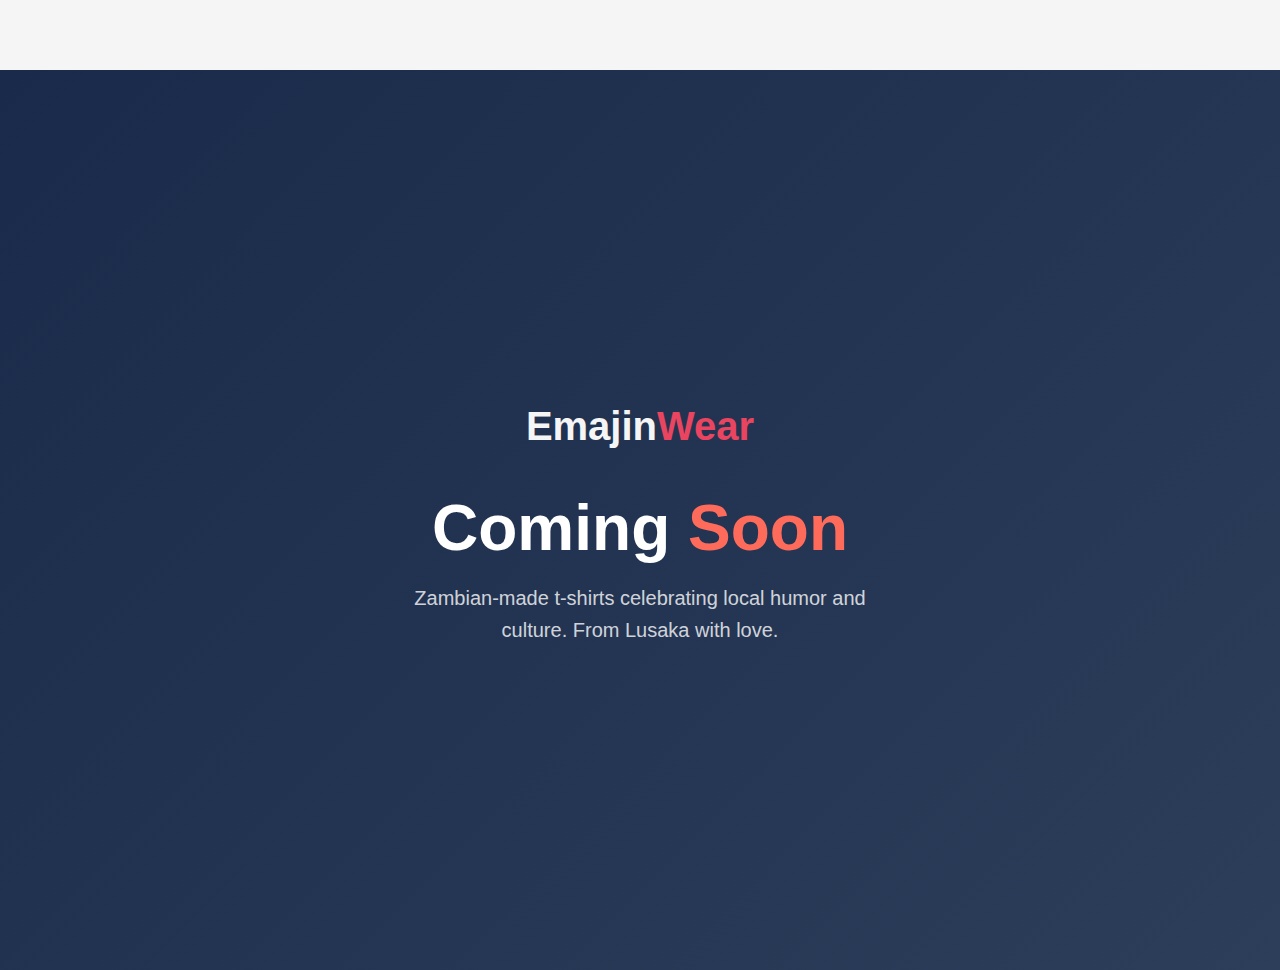
<file: index.html>
<!DOCTYPE html>
<html lang="en">
<head>
    <meta charset="UTF-8">
    <meta name="viewport" content="width=device-width, initial-scale=1.0">
    <meta name="description" content="Emajin Wear - Zambian-made t-shirts with local humor and style. Coming soon to Lusaka.">
    <meta name="keywords" content="t-shirts, Zambia, Lusaka, Zambian humor, custom tees, African fashion">

    <!-- Open Graph / Social Media -->
    <meta property="og:type" content="website">
    <meta property="og:title" content="Emajin Wear - Coming Soon">
    <meta property="og:description" content="Zambian-made t-shirts with local humor and style. Coming soon.">
    <meta property="og:url" content="https://emajinwear.com">
    <meta property="og:image" content="https://emajinwear.com/images/og-image.jpg">

    <title>Emajin Wear - Coming Soon</title>
    <link rel="stylesheet" href="css/style.css">
    <style>
        .coming-soon {
            min-height: 100vh;
            display: flex;
            flex-direction: column;
            align-items: center;
            justify-content: center;
            text-align: center;
            padding: 2rem;
            background: linear-gradient(135deg, #1a2a4a 0%, #2c3e5a 100%);
        }
        .coming-soon .logo {
            font-size: 2.5rem;
            margin-bottom: 2rem;
        }
        .coming-soon h1 {
            font-size: clamp(2rem, 8vw, 4rem);
            color: #fff;
            margin-bottom: 1rem;
            font-weight: 700;
        }
        .coming-soon .teaser {
            font-size: clamp(1rem, 3vw, 1.25rem);
            color: rgba(255, 255, 255, 0.8);
            max-width: 500px;
            line-height: 1.6;
        }
        .coming-soon .highlight {
            color: #ff6b5b;
        }
    </style>
</head>
<body>
    <main class="coming-soon">
        <a href="index.html" class="logo">Emajin<span>Wear</span></a>
        <h1>Coming <span class="highlight">Soon</span></h1>
        <p class="teaser">Zambian-made t-shirts celebrating local humor and culture. From Lusaka with love.</p>
    </main>
</body>
</html>
</file>
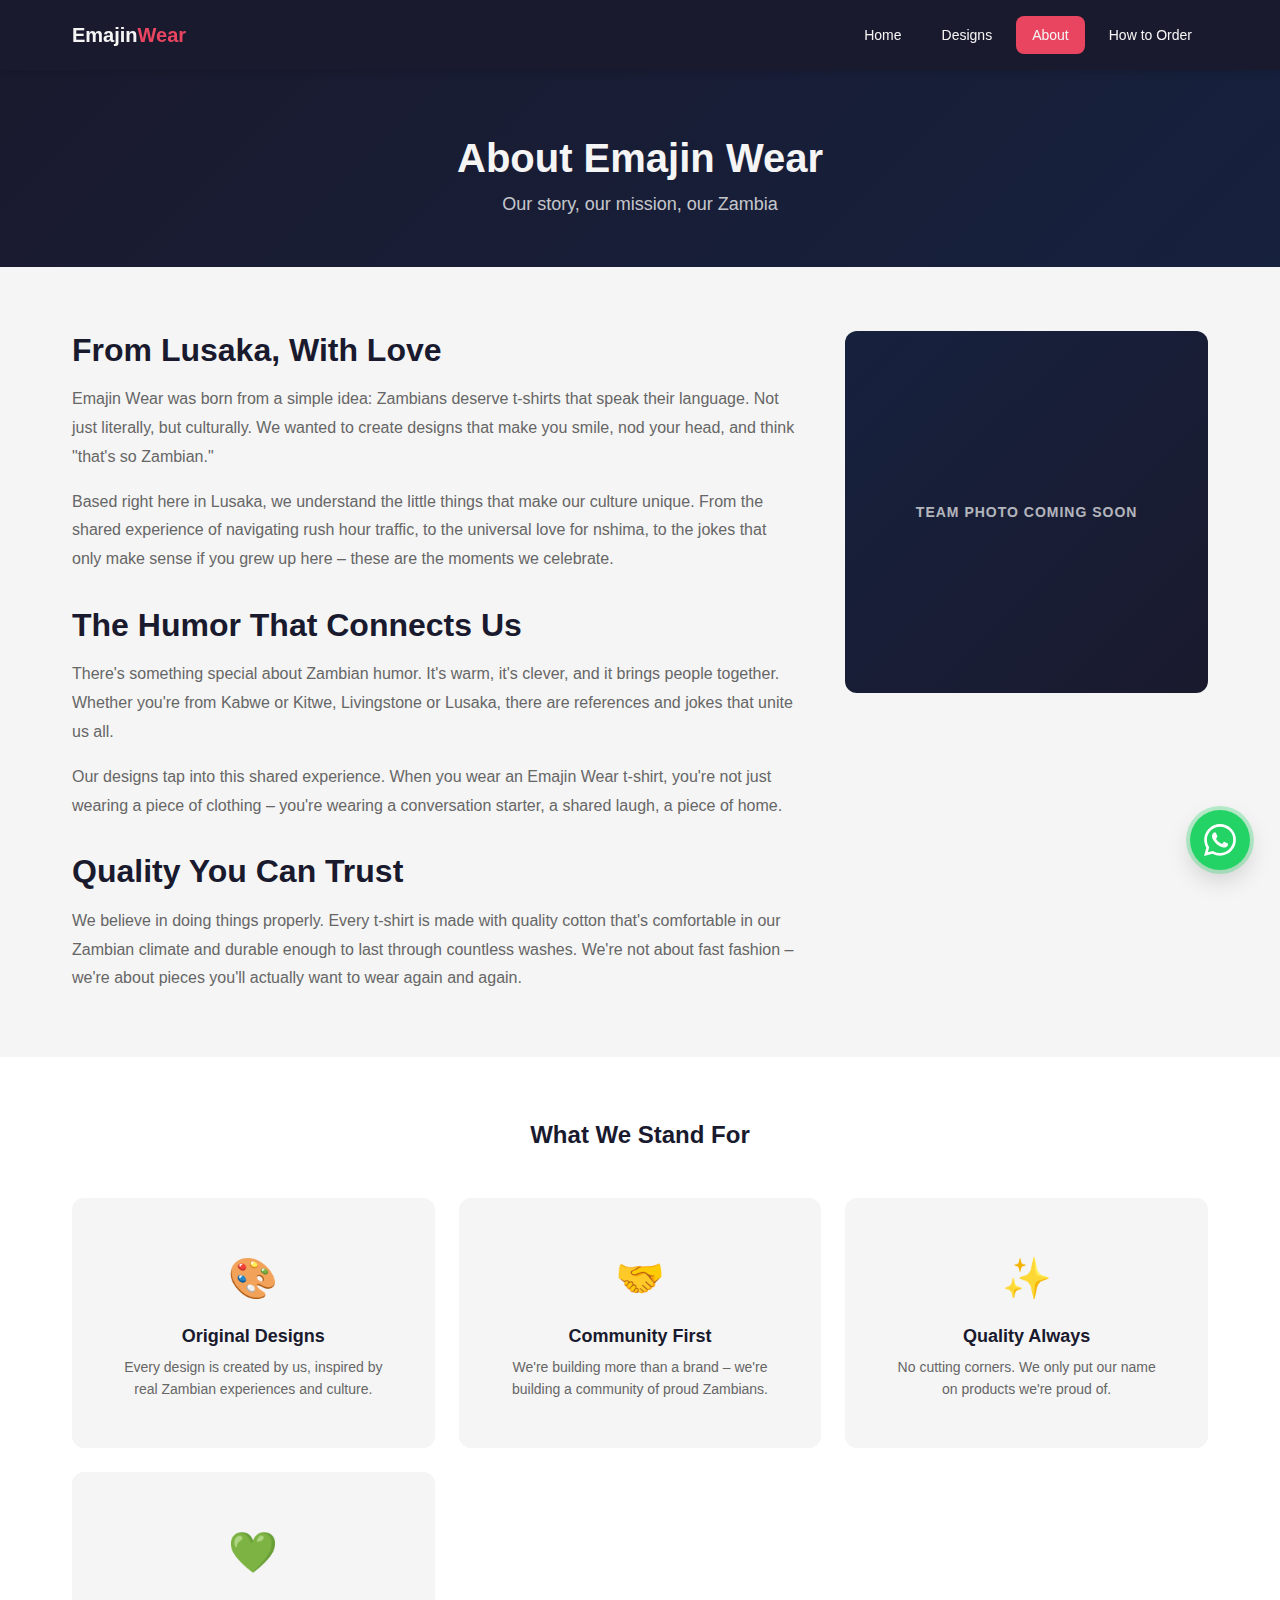
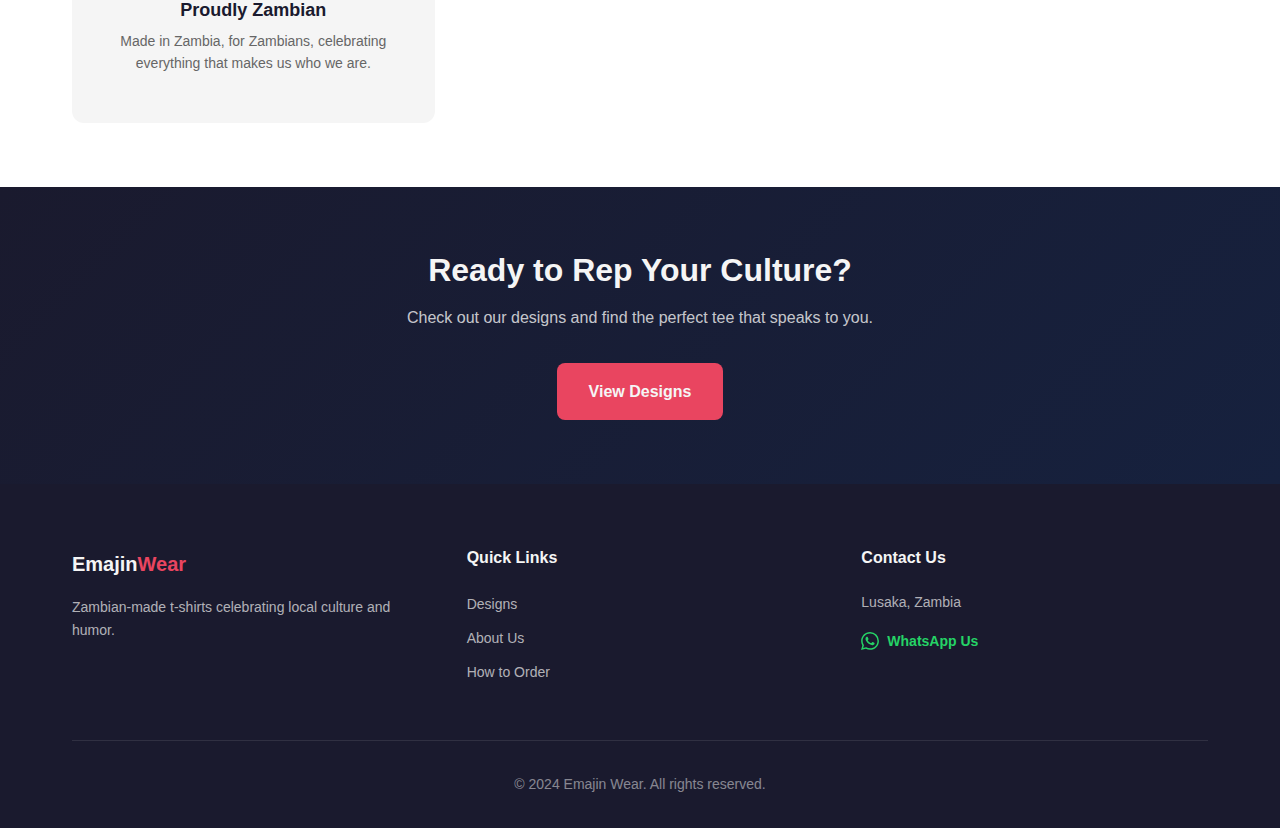
<file: about.html>
<!DOCTYPE html>
<html lang="en">
<head>
    <meta charset="UTF-8">
    <meta name="viewport" content="width=device-width, initial-scale=1.0">
    <meta name="description" content="Learn about Emajin Wear - a Lusaka-based t-shirt brand celebrating Zambian humor and culture.">

    <!-- Open Graph / Social Media -->
    <meta property="og:type" content="website">
    <meta property="og:title" content="About Us | Emajin Wear">
    <meta property="og:description" content="Learn about Emajin Wear - a Lusaka-based t-shirt brand celebrating Zambian humor and culture.">
    <meta property="og:url" content="https://emajinwear.com/about.html">

    <title>About Us | Emajin Wear</title>
    <link rel="stylesheet" href="css/style.css">
</head>
<body>
    <!-- Header -->
    <header class="header">
        <div class="container">
            <a href="index.html" class="logo">Emajin<span>Wear</span></a>
            <button class="nav-toggle" aria-label="Toggle navigation" aria-expanded="false">
                <span class="hamburger"></span>
            </button>
            <nav class="nav">
                <ul class="nav-list">
                    <li><a href="index.html" class="nav-link">Home</a></li>
                    <li><a href="gallery.html" class="nav-link">Designs</a></li>
                    <li><a href="about.html" class="nav-link active">About</a></li>
                    <li><a href="order.html" class="nav-link">How to Order</a></li>
                </ul>
            </nav>
        </div>
    </header>

    <!-- Page Header -->
    <section class="page-header">
        <div class="container">
            <h1>About Emajin Wear</h1>
            <p>Our story, our mission, our Zambia</p>
        </div>
    </section>

    <!-- About Content -->
    <section class="about-content">
        <div class="container">
            <div class="about-grid">
                <div class="about-text">
                    <h2>From Lusaka, With Love</h2>
                    <p>Emajin Wear was born from a simple idea: Zambians deserve t-shirts that speak their language. Not just literally, but culturally. We wanted to create designs that make you smile, nod your head, and think "that's so Zambian."</p>

                    <p>Based right here in Lusaka, we understand the little things that make our culture unique. From the shared experience of navigating rush hour traffic, to the universal love for nshima, to the jokes that only make sense if you grew up here – these are the moments we celebrate.</p>

                    <h2>The Humor That Connects Us</h2>
                    <p>There's something special about Zambian humor. It's warm, it's clever, and it brings people together. Whether you're from Kabwe or Kitwe, Livingstone or Lusaka, there are references and jokes that unite us all.</p>

                    <p>Our designs tap into this shared experience. When you wear an Emajin Wear t-shirt, you're not just wearing a piece of clothing – you're wearing a conversation starter, a shared laugh, a piece of home.</p>

                    <h2>Quality You Can Trust</h2>
                    <p>We believe in doing things properly. Every t-shirt is made with quality cotton that's comfortable in our Zambian climate and durable enough to last through countless washes. We're not about fast fashion – we're about pieces you'll actually want to wear again and again.</p>
                </div>

                <div class="about-image">
                    <div class="placeholder about-placeholder">
                        <span>Team Photo Coming Soon</span>
                    </div>
                </div>
            </div>
        </div>
    </section>

    <!-- Values Section -->
    <section class="values-section">
        <div class="container">
            <h2 class="section-title">What We Stand For</h2>
            <div class="value-grid">
                <div class="value-item">
                    <div class="value-icon">🎨</div>
                    <h3>Original Designs</h3>
                    <p>Every design is created by us, inspired by real Zambian experiences and culture.</p>
                </div>
                <div class="value-item">
                    <div class="value-icon">🤝</div>
                    <h3>Community First</h3>
                    <p>We're building more than a brand – we're building a community of proud Zambians.</p>
                </div>
                <div class="value-item">
                    <div class="value-icon">✨</div>
                    <h3>Quality Always</h3>
                    <p>No cutting corners. We only put our name on products we're proud of.</p>
                </div>
                <div class="value-item">
                    <div class="value-icon">💚</div>
                    <h3>Proudly Zambian</h3>
                    <p>Made in Zambia, for Zambians, celebrating everything that makes us who we are.</p>
                </div>
            </div>
        </div>
    </section>

    <!-- CTA Section -->
    <section class="cta-section">
        <div class="container">
            <h2>Ready to Rep Your Culture?</h2>
            <p>Check out our designs and find the perfect tee that speaks to you.</p>
            <a href="gallery.html" class="btn btn-primary">View Designs</a>
        </div>
    </section>

    <!-- Footer -->
    <footer class="footer">
        <div class="container">
            <div class="footer-content">
                <div class="footer-brand">
                    <a href="index.html" class="logo">Emajin<span>Wear</span></a>
                    <p>Zambian-made t-shirts celebrating local culture and humor.</p>
                </div>
                <div class="footer-links">
                    <h4>Quick Links</h4>
                    <ul>
                        <li><a href="gallery.html">Designs</a></li>
                        <li><a href="about.html">About Us</a></li>
                        <li><a href="order.html">How to Order</a></li>
                    </ul>
                </div>
                <div class="footer-contact">
                    <h4>Contact Us</h4>
                    <p>Lusaka, Zambia</p>
                    <a href="https://wa.me/260XXXXXXXXX" class="footer-whatsapp">
                        <svg class="whatsapp-icon" viewBox="0 0 24 24" fill="currentColor">
                            <path d="M17.472 14.382c-.297-.149-1.758-.867-2.03-.967-.273-.099-.471-.148-.67.15-.197.297-.767.966-.94 1.164-.173.199-.347.223-.644.075-.297-.15-1.255-.463-2.39-1.475-.883-.788-1.48-1.761-1.653-2.059-.173-.297-.018-.458.13-.606.134-.133.298-.347.446-.52.149-.174.198-.298.298-.497.099-.198.05-.371-.025-.52-.075-.149-.669-1.612-.916-2.207-.242-.579-.487-.5-.669-.51-.173-.008-.371-.01-.57-.01-.198 0-.52.074-.792.372-.272.297-1.04 1.016-1.04 2.479 0 1.462 1.065 2.875 1.213 3.074.149.198 2.096 3.2 5.077 4.487.709.306 1.262.489 1.694.625.712.227 1.36.195 1.871.118.571-.085 1.758-.719 2.006-1.413.248-.694.248-1.289.173-1.413-.074-.124-.272-.198-.57-.347m-5.421 7.403h-.004a9.87 9.87 0 01-5.031-1.378l-.361-.214-3.741.982.998-3.648-.235-.374a9.86 9.86 0 01-1.51-5.26c.001-5.45 4.436-9.884 9.888-9.884 2.64 0 5.122 1.03 6.988 2.898a9.825 9.825 0 012.893 6.994c-.003 5.45-4.437 9.884-9.885 9.884m8.413-18.297A11.815 11.815 0 0012.05 0C5.495 0 .16 5.335.157 11.892c0 2.096.547 4.142 1.588 5.945L.057 24l6.305-1.654a11.882 11.882 0 005.683 1.448h.005c6.554 0 11.89-5.335 11.893-11.893a11.821 11.821 0 00-3.48-8.413z"/>
                        </svg>
                        WhatsApp Us
                    </a>
                </div>
            </div>
            <div class="footer-bottom">
                <p>&copy; 2024 Emajin Wear. All rights reserved.</p>
            </div>
        </div>
    </footer>

    <!-- Floating WhatsApp Button -->
    <a href="https://wa.me/260XXXXXXXXX?text=Hi%20Emajin%20Wear!%20I'm%20interested%20in%20your%20t-shirts." class="whatsapp-float" aria-label="Contact us on WhatsApp">
        <svg viewBox="0 0 24 24" fill="currentColor">
            <path d="M17.472 14.382c-.297-.149-1.758-.867-2.03-.967-.273-.099-.471-.148-.67.15-.197.297-.767.966-.94 1.164-.173.199-.347.223-.644.075-.297-.15-1.255-.463-2.39-1.475-.883-.788-1.48-1.761-1.653-2.059-.173-.297-.018-.458.13-.606.134-.133.298-.347.446-.52.149-.174.198-.298.298-.497.099-.198.05-.371-.025-.52-.075-.149-.669-1.612-.916-2.207-.242-.579-.487-.5-.669-.51-.173-.008-.371-.01-.57-.01-.198 0-.52.074-.792.372-.272.297-1.04 1.016-1.04 2.479 0 1.462 1.065 2.875 1.213 3.074.149.198 2.096 3.2 5.077 4.487.709.306 1.262.489 1.694.625.712.227 1.36.195 1.871.118.571-.085 1.758-.719 2.006-1.413.248-.694.248-1.289.173-1.413-.074-.124-.272-.198-.57-.347m-5.421 7.403h-.004a9.87 9.87 0 01-5.031-1.378l-.361-.214-3.741.982.998-3.648-.235-.374a9.86 9.86 0 01-1.51-5.26c.001-5.45 4.436-9.884 9.888-9.884 2.64 0 5.122 1.03 6.988 2.898a9.825 9.825 0 012.893 6.994c-.003 5.45-4.437 9.884-9.885 9.884m8.413-18.297A11.815 11.815 0 0012.05 0C5.495 0 .16 5.335.157 11.892c0 2.096.547 4.142 1.588 5.945L.057 24l6.305-1.654a11.882 11.882 0 005.683 1.448h.005c6.554 0 11.89-5.335 11.893-11.893a11.821 11.821 0 00-3.48-8.413z"/>
        </svg>
    </a>

    <script src="js/main.js"></script>
</body>
</html>
</file>
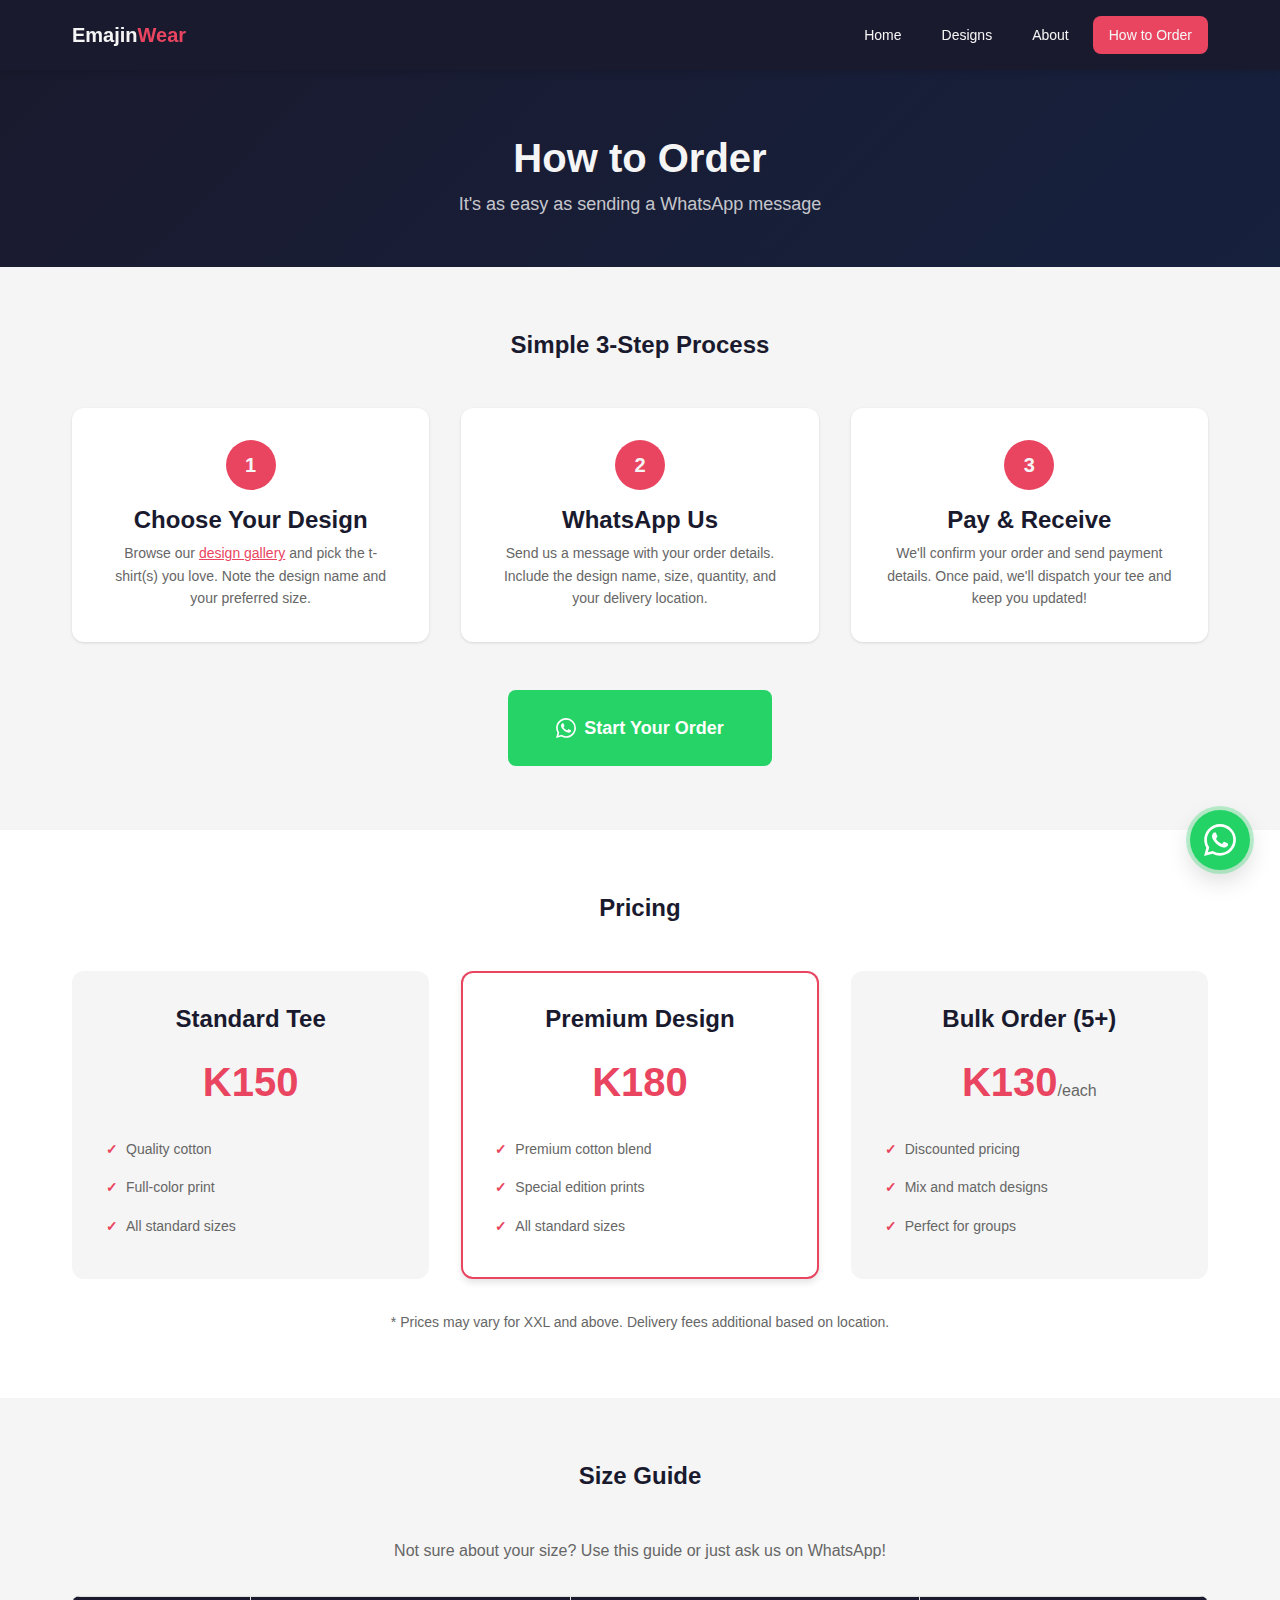
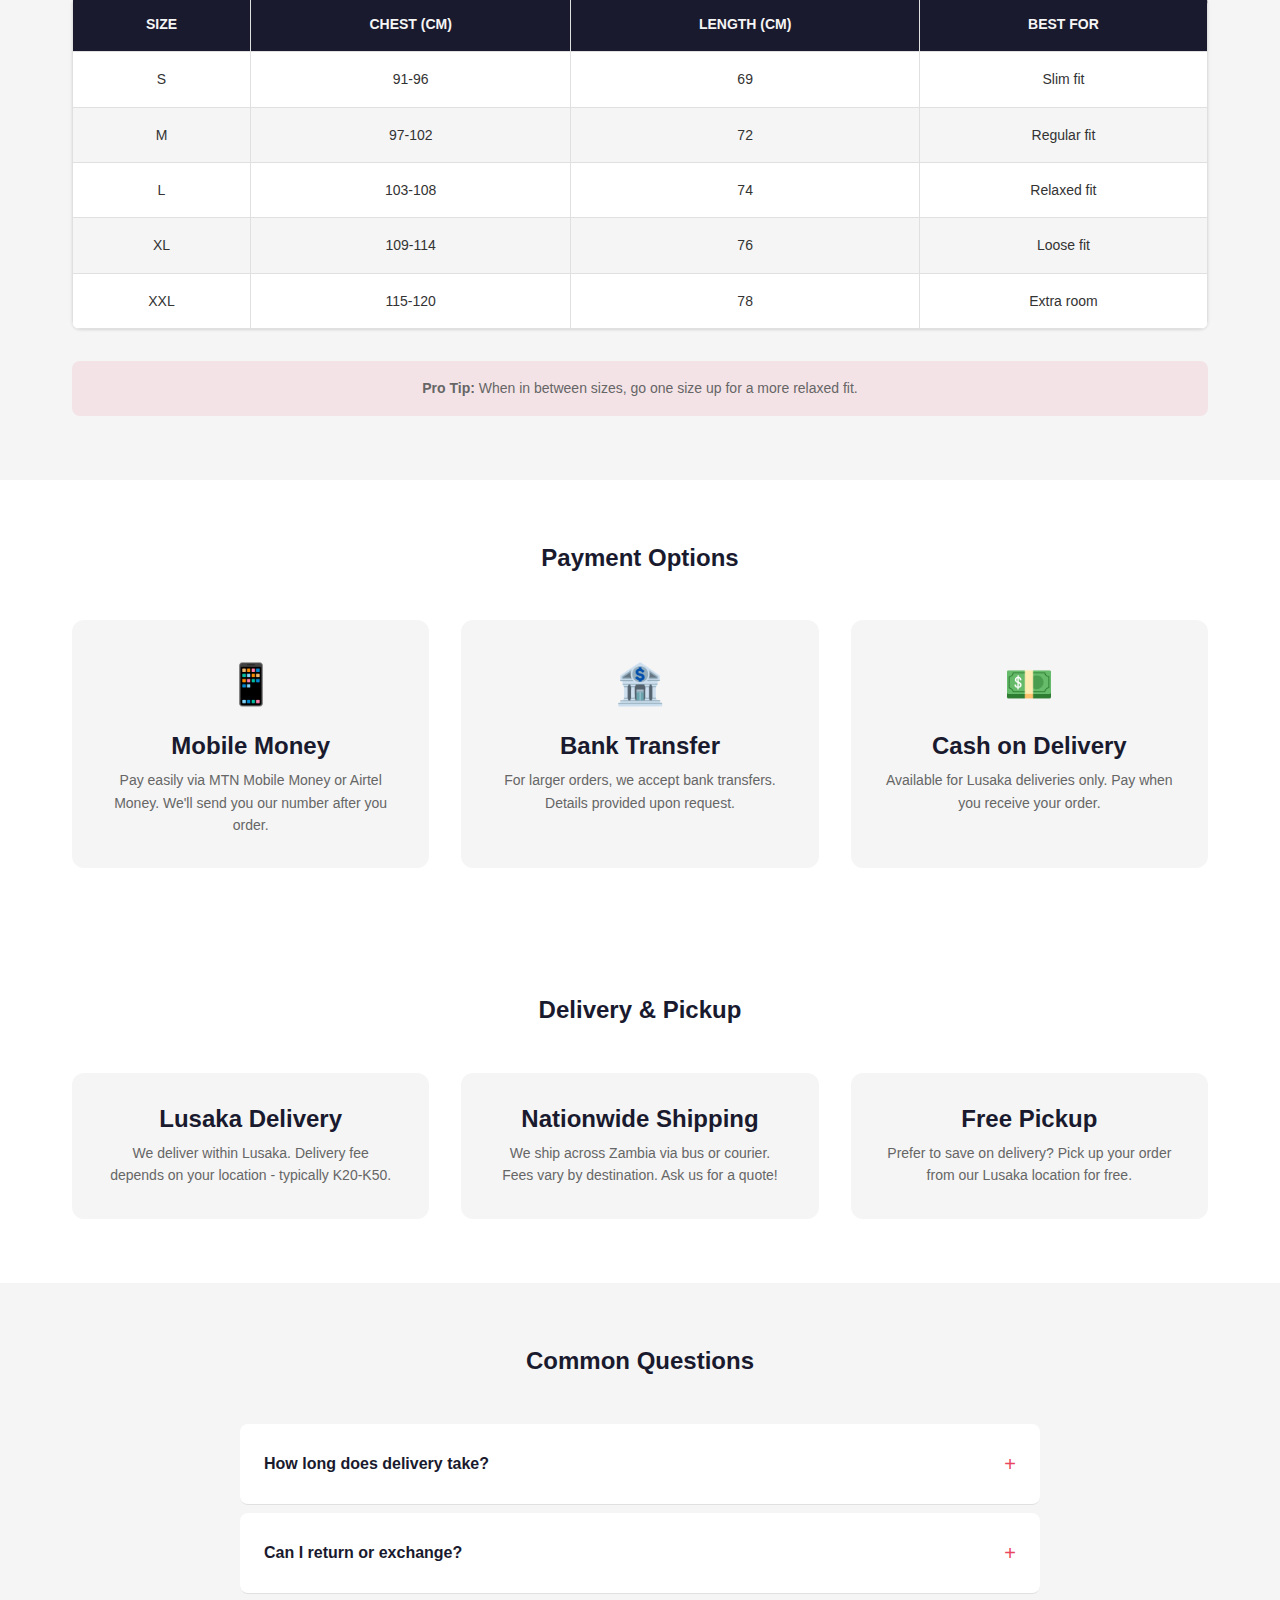
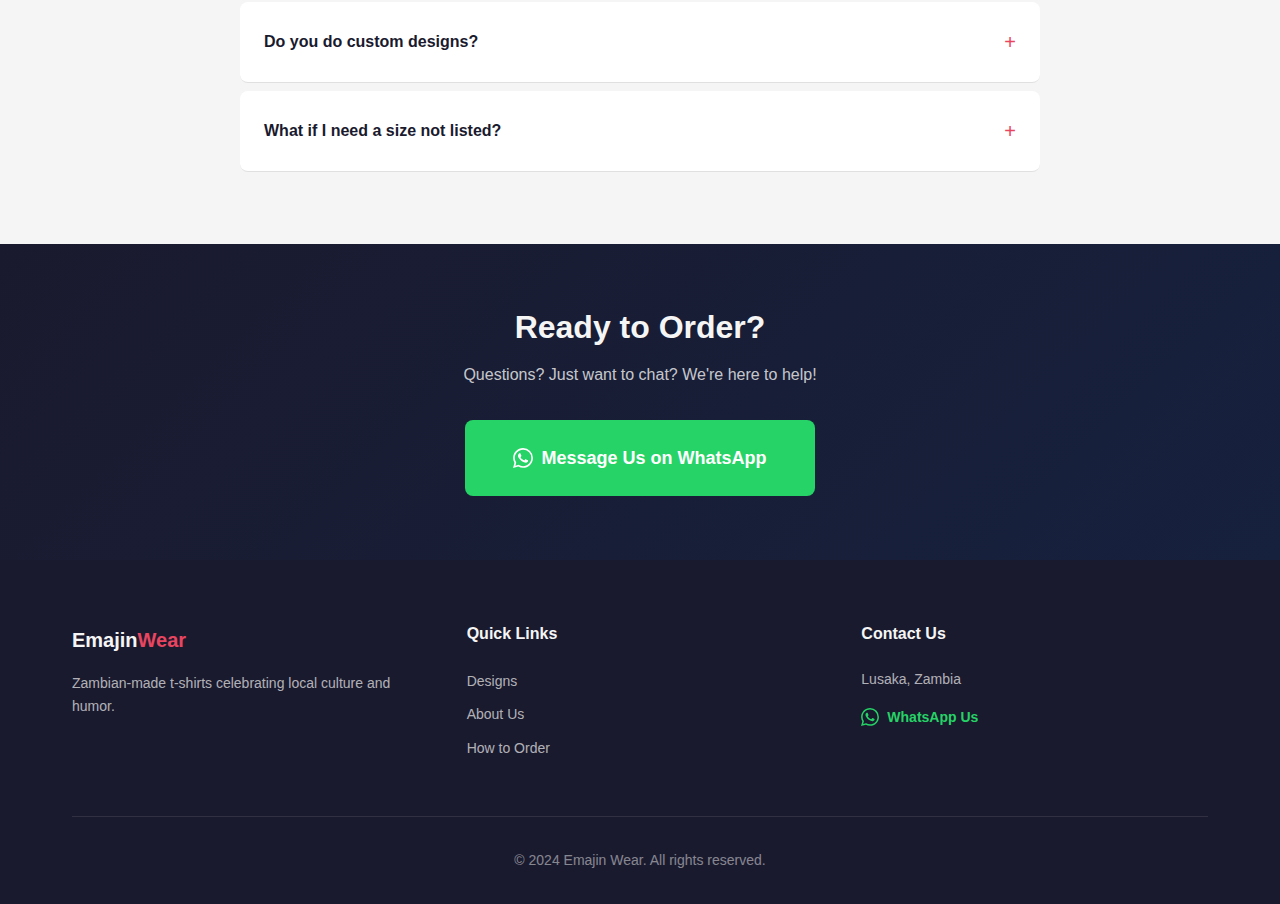
<file: order.html>
<!DOCTYPE html>
<html lang="en">
<head>
    <meta charset="UTF-8">
    <meta name="viewport" content="width=device-width, initial-scale=1.0">
    <meta name="description" content="How to order from Emajin Wear - simple WhatsApp ordering, mobile money payment, and delivery across Zambia.">

    <!-- Open Graph / Social Media -->
    <meta property="og:type" content="website">
    <meta property="og:title" content="How to Order | Emajin Wear">
    <meta property="og:description" content="Simple WhatsApp ordering, mobile money payment, and delivery across Zambia.">
    <meta property="og:url" content="https://emajinwear.com/order.html">

    <title>How to Order | Emajin Wear</title>
    <link rel="stylesheet" href="css/style.css">
</head>
<body>
    <!-- Header -->
    <header class="header">
        <div class="container">
            <a href="index.html" class="logo">Emajin<span>Wear</span></a>
            <button class="nav-toggle" aria-label="Toggle navigation" aria-expanded="false">
                <span class="hamburger"></span>
            </button>
            <nav class="nav">
                <ul class="nav-list">
                    <li><a href="index.html" class="nav-link">Home</a></li>
                    <li><a href="gallery.html" class="nav-link">Designs</a></li>
                    <li><a href="about.html" class="nav-link">About</a></li>
                    <li><a href="order.html" class="nav-link active">How to Order</a></li>
                </ul>
            </nav>
        </div>
    </header>

    <!-- Page Header -->
    <section class="page-header">
        <div class="container">
            <h1>How to Order</h1>
            <p>It's as easy as sending a WhatsApp message</p>
        </div>
    </section>

    <!-- Order Steps -->
    <section class="order-steps">
        <div class="container">
            <h2 class="section-title">Simple 3-Step Process</h2>
            <div class="steps-grid">
                <div class="step-card">
                    <div class="step-number">1</div>
                    <h3>Choose Your Design</h3>
                    <p>Browse our <a href="gallery.html">design gallery</a> and pick the t-shirt(s) you love. Note the design name and your preferred size.</p>
                </div>
                <div class="step-card">
                    <div class="step-number">2</div>
                    <h3>WhatsApp Us</h3>
                    <p>Send us a message with your order details. Include the design name, size, quantity, and your delivery location.</p>
                </div>
                <div class="step-card">
                    <div class="step-number">3</div>
                    <h3>Pay & Receive</h3>
                    <p>We'll confirm your order and send payment details. Once paid, we'll dispatch your tee and keep you updated!</p>
                </div>
            </div>
            <div class="section-cta">
                <a href="https://wa.me/260XXXXXXXXX?text=Hi!%20I'd%20like%20to%20place%20an%20order.%0A%0ADesign:%20%0ASize:%20%0AQuantity:%20%0ADelivery%20Location:%20" class="btn btn-whatsapp btn-large">
                    <svg class="whatsapp-icon" viewBox="0 0 24 24" fill="currentColor">
                        <path d="M17.472 14.382c-.297-.149-1.758-.867-2.03-.967-.273-.099-.471-.148-.67.15-.197.297-.767.966-.94 1.164-.173.199-.347.223-.644.075-.297-.15-1.255-.463-2.39-1.475-.883-.788-1.48-1.761-1.653-2.059-.173-.297-.018-.458.13-.606.134-.133.298-.347.446-.52.149-.174.198-.298.298-.497.099-.198.05-.371-.025-.52-.075-.149-.669-1.612-.916-2.207-.242-.579-.487-.5-.669-.51-.173-.008-.371-.01-.57-.01-.198 0-.52.074-.792.372-.272.297-1.04 1.016-1.04 2.479 0 1.462 1.065 2.875 1.213 3.074.149.198 2.096 3.2 5.077 4.487.709.306 1.262.489 1.694.625.712.227 1.36.195 1.871.118.571-.085 1.758-.719 2.006-1.413.248-.694.248-1.289.173-1.413-.074-.124-.272-.198-.57-.347m-5.421 7.403h-.004a9.87 9.87 0 01-5.031-1.378l-.361-.214-3.741.982.998-3.648-.235-.374a9.86 9.86 0 01-1.51-5.26c.001-5.45 4.436-9.884 9.888-9.884 2.64 0 5.122 1.03 6.988 2.898a9.825 9.825 0 012.893 6.994c-.003 5.45-4.437 9.884-9.885 9.884m8.413-18.297A11.815 11.815 0 0012.05 0C5.495 0 .16 5.335.157 11.892c0 2.096.547 4.142 1.588 5.945L.057 24l6.305-1.654a11.882 11.882 0 005.683 1.448h.005c6.554 0 11.89-5.335 11.893-11.893a11.821 11.821 0 00-3.48-8.413z"/>
                    </svg>
                    Start Your Order
                </a>
            </div>
        </div>
    </section>

    <!-- Pricing Section -->
    <section class="pricing-section">
        <div class="container">
            <h2 class="section-title">Pricing</h2>
            <div class="pricing-grid">
                <div class="price-card">
                    <h3>Standard Tee</h3>
                    <div class="price">K150</div>
                    <ul class="price-features">
                        <li>Quality cotton</li>
                        <li>Full-color print</li>
                        <li>All standard sizes</li>
                    </ul>
                </div>
                <div class="price-card featured">
                    <h3>Premium Design</h3>
                    <div class="price">K180</div>
                    <ul class="price-features">
                        <li>Premium cotton blend</li>
                        <li>Special edition prints</li>
                        <li>All standard sizes</li>
                    </ul>
                </div>
                <div class="price-card">
                    <h3>Bulk Order (5+)</h3>
                    <div class="price">K130<span>/each</span></div>
                    <ul class="price-features">
                        <li>Discounted pricing</li>
                        <li>Mix and match designs</li>
                        <li>Perfect for groups</li>
                    </ul>
                </div>
            </div>
            <p class="pricing-note">* Prices may vary for XXL and above. Delivery fees additional based on location.</p>
        </div>
    </section>

    <!-- Sizing Guide -->
    <section class="sizing-section">
        <div class="container">
            <h2 class="section-title">Size Guide</h2>
            <p class="sizing-intro">Not sure about your size? Use this guide or just ask us on WhatsApp!</p>
            <div class="size-table-wrapper">
                <table class="size-table">
                    <thead>
                        <tr>
                            <th>Size</th>
                            <th>Chest (cm)</th>
                            <th>Length (cm)</th>
                            <th>Best For</th>
                        </tr>
                    </thead>
                    <tbody>
                        <tr>
                            <td>S</td>
                            <td>91-96</td>
                            <td>69</td>
                            <td>Slim fit</td>
                        </tr>
                        <tr>
                            <td>M</td>
                            <td>97-102</td>
                            <td>72</td>
                            <td>Regular fit</td>
                        </tr>
                        <tr>
                            <td>L</td>
                            <td>103-108</td>
                            <td>74</td>
                            <td>Relaxed fit</td>
                        </tr>
                        <tr>
                            <td>XL</td>
                            <td>109-114</td>
                            <td>76</td>
                            <td>Loose fit</td>
                        </tr>
                        <tr>
                            <td>XXL</td>
                            <td>115-120</td>
                            <td>78</td>
                            <td>Extra room</td>
                        </tr>
                    </tbody>
                </table>
            </div>
            <p class="sizing-tip"><strong>Pro Tip:</strong> When in between sizes, go one size up for a more relaxed fit.</p>
        </div>
    </section>

    <!-- Payment Section -->
    <section class="payment-section">
        <div class="container">
            <h2 class="section-title">Payment Options</h2>
            <div class="payment-grid">
                <div class="payment-card">
                    <div class="payment-icon">📱</div>
                    <h3>Mobile Money</h3>
                    <p>Pay easily via MTN Mobile Money or Airtel Money. We'll send you our number after you order.</p>
                </div>
                <div class="payment-card">
                    <div class="payment-icon">🏦</div>
                    <h3>Bank Transfer</h3>
                    <p>For larger orders, we accept bank transfers. Details provided upon request.</p>
                </div>
                <div class="payment-card">
                    <div class="payment-icon">💵</div>
                    <h3>Cash on Delivery</h3>
                    <p>Available for Lusaka deliveries only. Pay when you receive your order.</p>
                </div>
            </div>
        </div>
    </section>

    <!-- Delivery Section -->
    <section class="delivery-section">
        <div class="container">
            <h2 class="section-title">Delivery & Pickup</h2>
            <div class="delivery-grid">
                <div class="delivery-card">
                    <h3>Lusaka Delivery</h3>
                    <p>We deliver within Lusaka. Delivery fee depends on your location - typically K20-K50.</p>
                </div>
                <div class="delivery-card">
                    <h3>Nationwide Shipping</h3>
                    <p>We ship across Zambia via bus or courier. Fees vary by destination. Ask us for a quote!</p>
                </div>
                <div class="delivery-card">
                    <h3>Free Pickup</h3>
                    <p>Prefer to save on delivery? Pick up your order from our Lusaka location for free.</p>
                </div>
            </div>
        </div>
    </section>

    <!-- FAQ Section -->
    <section class="faq-section">
        <div class="container">
            <h2 class="section-title">Common Questions</h2>
            <div class="faq-list">
                <details class="faq-item">
                    <summary>How long does delivery take?</summary>
                    <p>Within Lusaka, orders are typically delivered within 1-3 days. For other provinces, it depends on the courier service, usually 3-7 days.</p>
                </details>
                <details class="faq-item">
                    <summary>Can I return or exchange?</summary>
                    <p>Yes! If there's a defect or sizing issue, contact us within 7 days of receiving your order. We'll sort it out.</p>
                </details>
                <details class="faq-item">
                    <summary>Do you do custom designs?</summary>
                    <p>Absolutely! We love custom projects. WhatsApp us your idea and we'll discuss options and pricing.</p>
                </details>
                <details class="faq-item">
                    <summary>What if I need a size not listed?</summary>
                    <p>Just ask! We can often accommodate special size requests. Let us know what you need.</p>
                </details>
            </div>
        </div>
    </section>

    <!-- CTA Section -->
    <section class="cta-section">
        <div class="container">
            <h2>Ready to Order?</h2>
            <p>Questions? Just want to chat? We're here to help!</p>
            <a href="https://wa.me/260XXXXXXXXX?text=Hi%20Emajin%20Wear!%20I%20have%20a%20question%20about%20ordering." class="btn btn-whatsapp btn-large">
                <svg class="whatsapp-icon" viewBox="0 0 24 24" fill="currentColor">
                    <path d="M17.472 14.382c-.297-.149-1.758-.867-2.03-.967-.273-.099-.471-.148-.67.15-.197.297-.767.966-.94 1.164-.173.199-.347.223-.644.075-.297-.15-1.255-.463-2.39-1.475-.883-.788-1.48-1.761-1.653-2.059-.173-.297-.018-.458.13-.606.134-.133.298-.347.446-.52.149-.174.198-.298.298-.497.099-.198.05-.371-.025-.52-.075-.149-.669-1.612-.916-2.207-.242-.579-.487-.5-.669-.51-.173-.008-.371-.01-.57-.01-.198 0-.52.074-.792.372-.272.297-1.04 1.016-1.04 2.479 0 1.462 1.065 2.875 1.213 3.074.149.198 2.096 3.2 5.077 4.487.709.306 1.262.489 1.694.625.712.227 1.36.195 1.871.118.571-.085 1.758-.719 2.006-1.413.248-.694.248-1.289.173-1.413-.074-.124-.272-.198-.57-.347m-5.421 7.403h-.004a9.87 9.87 0 01-5.031-1.378l-.361-.214-3.741.982.998-3.648-.235-.374a9.86 9.86 0 01-1.51-5.26c.001-5.45 4.436-9.884 9.888-9.884 2.64 0 5.122 1.03 6.988 2.898a9.825 9.825 0 012.893 6.994c-.003 5.45-4.437 9.884-9.885 9.884m8.413-18.297A11.815 11.815 0 0012.05 0C5.495 0 .16 5.335.157 11.892c0 2.096.547 4.142 1.588 5.945L.057 24l6.305-1.654a11.882 11.882 0 005.683 1.448h.005c6.554 0 11.89-5.335 11.893-11.893a11.821 11.821 0 00-3.48-8.413z"/>
                </svg>
                Message Us on WhatsApp
            </a>
        </div>
    </section>

    <!-- Footer -->
    <footer class="footer">
        <div class="container">
            <div class="footer-content">
                <div class="footer-brand">
                    <a href="index.html" class="logo">Emajin<span>Wear</span></a>
                    <p>Zambian-made t-shirts celebrating local culture and humor.</p>
                </div>
                <div class="footer-links">
                    <h4>Quick Links</h4>
                    <ul>
                        <li><a href="gallery.html">Designs</a></li>
                        <li><a href="about.html">About Us</a></li>
                        <li><a href="order.html">How to Order</a></li>
                    </ul>
                </div>
                <div class="footer-contact">
                    <h4>Contact Us</h4>
                    <p>Lusaka, Zambia</p>
                    <a href="https://wa.me/260XXXXXXXXX" class="footer-whatsapp">
                        <svg class="whatsapp-icon" viewBox="0 0 24 24" fill="currentColor">
                            <path d="M17.472 14.382c-.297-.149-1.758-.867-2.03-.967-.273-.099-.471-.148-.67.15-.197.297-.767.966-.94 1.164-.173.199-.347.223-.644.075-.297-.15-1.255-.463-2.39-1.475-.883-.788-1.48-1.761-1.653-2.059-.173-.297-.018-.458.13-.606.134-.133.298-.347.446-.52.149-.174.198-.298.298-.497.099-.198.05-.371-.025-.52-.075-.149-.669-1.612-.916-2.207-.242-.579-.487-.5-.669-.51-.173-.008-.371-.01-.57-.01-.198 0-.52.074-.792.372-.272.297-1.04 1.016-1.04 2.479 0 1.462 1.065 2.875 1.213 3.074.149.198 2.096 3.2 5.077 4.487.709.306 1.262.489 1.694.625.712.227 1.36.195 1.871.118.571-.085 1.758-.719 2.006-1.413.248-.694.248-1.289.173-1.413-.074-.124-.272-.198-.57-.347m-5.421 7.403h-.004a9.87 9.87 0 01-5.031-1.378l-.361-.214-3.741.982.998-3.648-.235-.374a9.86 9.86 0 01-1.51-5.26c.001-5.45 4.436-9.884 9.888-9.884 2.64 0 5.122 1.03 6.988 2.898a9.825 9.825 0 012.893 6.994c-.003 5.45-4.437 9.884-9.885 9.884m8.413-18.297A11.815 11.815 0 0012.05 0C5.495 0 .16 5.335.157 11.892c0 2.096.547 4.142 1.588 5.945L.057 24l6.305-1.654a11.882 11.882 0 005.683 1.448h.005c6.554 0 11.89-5.335 11.893-11.893a11.821 11.821 0 00-3.48-8.413z"/>
                        </svg>
                        WhatsApp Us
                    </a>
                </div>
            </div>
            <div class="footer-bottom">
                <p>&copy; 2024 Emajin Wear. All rights reserved.</p>
            </div>
        </div>
    </footer>

    <!-- Floating WhatsApp Button -->
    <a href="https://wa.me/260XXXXXXXXX?text=Hi%20Emajin%20Wear!%20I'm%20interested%20in%20your%20t-shirts." class="whatsapp-float" aria-label="Contact us on WhatsApp">
        <svg viewBox="0 0 24 24" fill="currentColor">
            <path d="M17.472 14.382c-.297-.149-1.758-.867-2.03-.967-.273-.099-.471-.148-.67.15-.197.297-.767.966-.94 1.164-.173.199-.347.223-.644.075-.297-.15-1.255-.463-2.39-1.475-.883-.788-1.48-1.761-1.653-2.059-.173-.297-.018-.458.13-.606.134-.133.298-.347.446-.52.149-.174.198-.298.298-.497.099-.198.05-.371-.025-.52-.075-.149-.669-1.612-.916-2.207-.242-.579-.487-.5-.669-.51-.173-.008-.371-.01-.57-.01-.198 0-.52.074-.792.372-.272.297-1.04 1.016-1.04 2.479 0 1.462 1.065 2.875 1.213 3.074.149.198 2.096 3.2 5.077 4.487.709.306 1.262.489 1.694.625.712.227 1.36.195 1.871.118.571-.085 1.758-.719 2.006-1.413.248-.694.248-1.289.173-1.413-.074-.124-.272-.198-.57-.347m-5.421 7.403h-.004a9.87 9.87 0 01-5.031-1.378l-.361-.214-3.741.982.998-3.648-.235-.374a9.86 9.86 0 01-1.51-5.26c.001-5.45 4.436-9.884 9.888-9.884 2.64 0 5.122 1.03 6.988 2.898a9.825 9.825 0 012.893 6.994c-.003 5.45-4.437 9.884-9.885 9.884m8.413-18.297A11.815 11.815 0 0012.05 0C5.495 0 .16 5.335.157 11.892c0 2.096.547 4.142 1.588 5.945L.057 24l6.305-1.654a11.882 11.882 0 005.683 1.448h.005c6.554 0 11.89-5.335 11.893-11.893a11.821 11.821 0 00-3.48-8.413z"/>
        </svg>
    </a>

    <script src="js/main.js"></script>
</body>
</html>
</file>
<file: css/style.css>
/* ============================================
   EMAJIN WEAR - Main Stylesheet
   Mobile-First Responsive Design
   ============================================ */

/* ============================================
   CSS CUSTOM PROPERTIES (Variables)
   ============================================ */
:root {
  /* Color Palette */
  --color-primary: #1a1a2e;
  --color-accent: #e94560;
  --color-secondary: #16213e;
  --color-light: #f5f5f5;
  --color-whatsapp: #25D366;

  /* Derived Colors */
  --color-accent-hover: #d13a52;
  --color-primary-light: #2a2a4e;
  --color-text-dark: #333333;
  --color-text-muted: #666666;
  --color-border: #e0e0e0;
  --color-overlay: rgba(26, 26, 46, 0.95);

  /* Typography */
  --font-family: -apple-system, BlinkMacSystemFont, 'Segoe UI', Roboto, sans-serif;
  --font-size-xs: 0.75rem;
  --font-size-sm: 0.875rem;
  --font-size-base: 1rem;
  --font-size-lg: 1.125rem;
  --font-size-xl: 1.25rem;
  --font-size-2xl: 1.5rem;
  --font-size-3xl: 2rem;
  --font-size-4xl: 2.5rem;
  --font-size-5xl: 3rem;

  /* Spacing */
  --spacing-xs: 0.25rem;
  --spacing-sm: 0.5rem;
  --spacing-md: 1rem;
  --spacing-lg: 1.5rem;
  --spacing-xl: 2rem;
  --spacing-2xl: 3rem;
  --spacing-3xl: 4rem;

  /* Layout */
  --container-max: 1200px;
  --container-padding: 1rem;
  --header-height: 70px;

  /* Borders & Shadows */
  --border-radius-sm: 4px;
  --border-radius-md: 8px;
  --border-radius-lg: 12px;
  --border-radius-xl: 16px;
  --border-radius-full: 50%;
  --shadow-sm: 0 1px 3px rgba(0, 0, 0, 0.12);
  --shadow-md: 0 4px 6px rgba(0, 0, 0, 0.1);
  --shadow-lg: 0 10px 25px rgba(0, 0, 0, 0.15);
  --shadow-xl: 0 20px 40px rgba(0, 0, 0, 0.2);

  /* Transitions */
  --transition-fast: 150ms ease;
  --transition-base: 250ms ease;
  --transition-slow: 350ms ease;

  /* Z-index Scale */
  --z-dropdown: 100;
  --z-sticky: 200;
  --z-fixed: 300;
  --z-modal-backdrop: 400;
  --z-modal: 500;
}

/* ============================================
   CSS RESET & BASE STYLES
   ============================================ */
*,
*::before,
*::after {
  box-sizing: border-box;
  margin: 0;
  padding: 0;
}

html {
  font-size: 16px;
  scroll-behavior: smooth;
  -webkit-text-size-adjust: 100%;
}

body {
  font-family: var(--font-family);
  font-size: var(--font-size-base);
  line-height: 1.6;
  color: var(--color-text-dark);
  background-color: var(--color-light);
  min-height: 100vh;
  padding-top: var(--header-height);
  -webkit-font-smoothing: antialiased;
  -moz-osx-font-smoothing: grayscale;
}

img,
picture,
svg {
  display: block;
  max-width: 100%;
  height: auto;
}

button {
  cursor: pointer;
  border: none;
  background: none;
  font: inherit;
}

a {
  color: inherit;
  text-decoration: none;
}

ul,
ol {
  list-style: none;
}

h1, h2, h3, h4, h5, h6 {
  font-weight: 700;
  line-height: 1.2;
  color: var(--color-primary);
}

h1 { font-size: var(--font-size-3xl); }
h2 { font-size: var(--font-size-2xl); }
h3 { font-size: var(--font-size-xl); }
h4 { font-size: var(--font-size-lg); }

p {
  margin-bottom: var(--spacing-md);
}

p:last-child {
  margin-bottom: 0;
}

:focus-visible {
  outline: 2px solid var(--color-accent);
  outline-offset: 2px;
}

::selection {
  background-color: var(--color-accent);
  color: var(--color-light);
}

/* ============================================
   UTILITY CLASSES
   ============================================ */
.container {
  width: 100%;
  max-width: var(--container-max);
  margin-inline: auto;
  padding-inline: var(--container-padding);
}

.highlight {
  color: var(--color-accent);
}

.section-title {
  text-align: center;
  font-size: var(--font-size-2xl);
  margin-bottom: var(--spacing-2xl);
}

.section-cta {
  text-align: center;
  margin-top: var(--spacing-2xl);
}

/* ============================================
   BUTTONS
   ============================================ */
.btn {
  display: inline-flex;
  align-items: center;
  justify-content: center;
  gap: var(--spacing-sm);
  min-height: 48px;
  padding: var(--spacing-md) var(--spacing-xl);
  font-size: var(--font-size-base);
  font-weight: 600;
  text-align: center;
  border-radius: var(--border-radius-md);
  transition: all var(--transition-base);
  cursor: pointer;
  border: none;
  text-decoration: none;
}

.btn-primary {
  background-color: var(--color-accent);
  color: var(--color-light);
}

.btn-primary:hover,
.btn-primary:focus {
  background-color: var(--color-accent-hover);
  transform: translateY(-2px);
  box-shadow: var(--shadow-md);
}

.btn-whatsapp {
  background-color: var(--color-whatsapp);
  color: white;
}

.btn-whatsapp:hover,
.btn-whatsapp:focus {
  background-color: #20bd5a;
  transform: translateY(-2px);
  box-shadow: var(--shadow-md);
}

.btn-small {
  min-height: 40px;
  padding: var(--spacing-sm) var(--spacing-lg);
  font-size: var(--font-size-sm);
}

.btn-large {
  min-height: 56px;
  padding: var(--spacing-lg) var(--spacing-2xl);
  font-size: var(--font-size-lg);
}

.whatsapp-icon {
  width: 20px;
  height: 20px;
  flex-shrink: 0;
}

/* ============================================
   HEADER & NAVIGATION
   ============================================ */
.header {
  position: fixed;
  top: 0;
  left: 0;
  right: 0;
  height: var(--header-height);
  background-color: var(--color-primary);
  z-index: var(--z-sticky);
  box-shadow: var(--shadow-md);
}

.header .container {
  display: flex;
  align-items: center;
  justify-content: space-between;
  height: 100%;
}

/* Logo */
.logo {
  font-size: var(--font-size-xl);
  font-weight: 700;
  color: var(--color-light);
}

.logo span {
  color: var(--color-accent);
}

/* Hamburger Menu */
.nav-toggle {
  display: flex;
  flex-direction: column;
  justify-content: center;
  align-items: center;
  width: 48px;
  height: 48px;
  cursor: pointer;
  z-index: var(--z-modal);
  background: transparent;
  border: none;
}

.hamburger {
  position: relative;
  width: 24px;
  height: 2px;
  background-color: var(--color-light);
  border-radius: 2px;
  transition: all var(--transition-base);
}

.hamburger::before,
.hamburger::after {
  content: '';
  position: absolute;
  left: 0;
  width: 24px;
  height: 2px;
  background-color: var(--color-light);
  border-radius: 2px;
  transition: all var(--transition-base);
}

.hamburger::before {
  top: -7px;
}

.hamburger::after {
  top: 7px;
}

.nav-toggle[aria-expanded="true"] .hamburger {
  background-color: transparent;
}

.nav-toggle[aria-expanded="true"] .hamburger::before {
  top: 0;
  transform: rotate(45deg);
}

.nav-toggle[aria-expanded="true"] .hamburger::after {
  top: 0;
  transform: rotate(-45deg);
}

/* Navigation */
.nav {
  position: fixed;
  top: var(--header-height);
  left: 0;
  right: 0;
  bottom: 0;
  background-color: var(--color-overlay);
  transform: translateX(100%);
  transition: transform var(--transition-base);
  overflow-y: auto;
}

.nav.is-open {
  transform: translateX(0);
}

.nav-list {
  display: flex;
  flex-direction: column;
  padding: var(--spacing-xl);
  gap: var(--spacing-sm);
}

.nav-link {
  display: block;
  padding: var(--spacing-md);
  font-size: var(--font-size-lg);
  font-weight: 500;
  color: var(--color-light);
  border-radius: var(--border-radius-md);
  transition: all var(--transition-fast);
}

.nav-link:hover,
.nav-link:focus,
.nav-link.active {
  background-color: var(--color-accent);
  color: var(--color-light);
}

/* ============================================
   HERO SECTION
   ============================================ */
.hero {
  background: linear-gradient(135deg, var(--color-primary) 0%, var(--color-secondary) 50%, var(--color-primary) 100%);
  padding: var(--spacing-3xl) 0;
  min-height: 80vh;
  display: flex;
  align-items: center;
  text-align: center;
  position: relative;
  overflow: hidden;
}

.hero::before {
  content: '';
  position: absolute;
  top: 0;
  left: 0;
  right: 0;
  bottom: 0;
  background: radial-gradient(circle at 30% 70%, rgba(233, 69, 96, 0.15) 0%, transparent 50%),
              radial-gradient(circle at 70% 30%, rgba(233, 69, 96, 0.1) 0%, transparent 50%);
  pointer-events: none;
}

.hero .container {
  position: relative;
  z-index: 1;
}

.hero-title {
  font-size: var(--font-size-3xl);
  color: var(--color-light);
  margin-bottom: var(--spacing-md);
  line-height: 1.1;
}

.hero-subtitle {
  font-size: var(--font-size-lg);
  color: rgba(245, 245, 245, 0.9);
  margin-bottom: var(--spacing-xl);
  max-width: 600px;
  margin-inline: auto;
}

.hero-cta {
  display: flex;
  flex-direction: column;
  gap: var(--spacing-md);
  align-items: center;
}

/* ============================================
   PRODUCT CARDS GRID
   ============================================ */
.featured,
.gallery {
  padding: var(--spacing-3xl) 0;
}

.product-grid {
  display: grid;
  grid-template-columns: 1fr;
  gap: var(--spacing-xl);
}

.product-card {
  background-color: white;
  border-radius: var(--border-radius-lg);
  overflow: hidden;
  box-shadow: var(--shadow-sm);
  transition: all var(--transition-base);
}

.product-card:hover {
  transform: translateY(-5px);
  box-shadow: var(--shadow-lg);
}

.product-image {
  position: relative;
  aspect-ratio: 4 / 3;
  overflow: hidden;
  background-color: var(--color-secondary);
}

.product-image img {
  width: 100%;
  height: 100%;
  object-fit: cover;
  transition: transform var(--transition-slow);
}

.product-card:hover .product-image img {
  transform: scale(1.05);
}

.product-info {
  padding: var(--spacing-lg);
}

.product-name {
  font-size: var(--font-size-lg);
  margin-bottom: var(--spacing-xs);
}

.product-description {
  font-size: var(--font-size-sm);
  color: var(--color-text-muted);
  margin-bottom: var(--spacing-sm);
}

.product-price {
  font-size: var(--font-size-xl);
  font-weight: 700;
  color: var(--color-accent);
  margin-bottom: var(--spacing-md);
}

/* Placeholder Image Boxes */
.placeholder {
  display: flex;
  flex-direction: column;
  align-items: center;
  justify-content: center;
  background: linear-gradient(135deg, var(--color-secondary) 0%, var(--color-primary) 100%);
  color: var(--color-light);
  aspect-ratio: 4 / 3;
  text-align: center;
  padding: var(--spacing-xl);
}

.placeholder span {
  font-size: var(--font-size-sm);
  font-weight: 600;
  text-transform: uppercase;
  letter-spacing: 1px;
  opacity: 0.7;
}

.about-placeholder {
  aspect-ratio: 1;
  border-radius: var(--border-radius-lg);
}

/* ============================================
   VALUE PROPOSITION GRID
   ============================================ */
.value-prop {
  padding: var(--spacing-3xl) 0;
  background-color: white;
}

.value-grid {
  display: grid;
  grid-template-columns: 1fr;
  gap: var(--spacing-lg);
}

.value-item {
  display: flex;
  flex-direction: column;
  align-items: center;
  text-align: center;
  padding: var(--spacing-xl);
  border-radius: var(--border-radius-lg);
  background-color: var(--color-light);
  transition: all var(--transition-base);
}

.value-item:hover {
  transform: translateY(-3px);
  box-shadow: var(--shadow-md);
}

.value-icon {
  font-size: 2.5rem;
  margin-bottom: var(--spacing-md);
}

.value-item h3 {
  font-size: var(--font-size-lg);
  margin-bottom: var(--spacing-sm);
}

.value-item p {
  font-size: var(--font-size-sm);
  color: var(--color-text-muted);
}

/* ============================================
   PAGE HEADER (Inner Pages)
   ============================================ */
.page-header {
  background: linear-gradient(135deg, var(--color-primary) 0%, var(--color-secondary) 100%);
  padding: var(--spacing-3xl) 0 var(--spacing-2xl);
  text-align: center;
}

.page-header h1 {
  font-size: var(--font-size-3xl);
  color: var(--color-light);
  margin-bottom: var(--spacing-sm);
}

.page-header p {
  font-size: var(--font-size-lg);
  color: rgba(245, 245, 245, 0.8);
}

/* ============================================
   FILTER BUTTONS (Gallery)
   ============================================ */
.filter-section {
  padding: var(--spacing-xl) 0;
  background-color: white;
}

.filter-buttons {
  display: flex;
  flex-wrap: wrap;
  justify-content: center;
  gap: var(--spacing-sm);
}

.filter-btn {
  min-height: 44px;
  padding: var(--spacing-sm) var(--spacing-lg);
  background-color: var(--color-light);
  color: var(--color-text-dark);
  font-size: var(--font-size-sm);
  font-weight: 500;
  border: 2px solid var(--color-border);
  border-radius: var(--border-radius-xl);
  transition: all var(--transition-fast);
  cursor: pointer;
}

.filter-btn:hover {
  border-color: var(--color-accent);
  color: var(--color-accent);
}

.filter-btn.active {
  background-color: var(--color-accent);
  border-color: var(--color-accent);
  color: var(--color-light);
}

/* ============================================
   CTA SECTION
   ============================================ */
.cta-section {
  padding: var(--spacing-3xl) 0;
  background: linear-gradient(135deg, var(--color-primary) 0%, var(--color-secondary) 100%);
  text-align: center;
}

.cta-section h2 {
  color: var(--color-light);
  margin-bottom: var(--spacing-md);
}

.cta-section p {
  color: rgba(245, 245, 245, 0.8);
  margin-bottom: var(--spacing-xl);
  max-width: 500px;
  margin-inline: auto;
}

/* ============================================
   ABOUT PAGE
   ============================================ */
.about-content {
  padding: var(--spacing-3xl) 0;
}

.about-grid {
  display: grid;
  grid-template-columns: 1fr;
  gap: var(--spacing-2xl);
}

.about-text h2 {
  margin-top: var(--spacing-xl);
  margin-bottom: var(--spacing-md);
}

.about-text h2:first-child {
  margin-top: 0;
}

.about-text p {
  color: var(--color-text-muted);
  line-height: 1.8;
}

.values-section {
  padding: var(--spacing-3xl) 0;
  background-color: white;
}

/* ============================================
   ORDER PAGE - STEPS
   ============================================ */
.order-steps {
  padding: var(--spacing-3xl) 0;
}

.steps-grid {
  display: grid;
  grid-template-columns: 1fr;
  gap: var(--spacing-xl);
}

.step-card {
  background-color: white;
  border-radius: var(--border-radius-lg);
  padding: var(--spacing-xl);
  box-shadow: var(--shadow-sm);
  text-align: center;
}

.step-number {
  display: inline-flex;
  align-items: center;
  justify-content: center;
  width: 50px;
  height: 50px;
  background-color: var(--color-accent);
  color: var(--color-light);
  font-size: var(--font-size-xl);
  font-weight: 700;
  border-radius: var(--border-radius-full);
  margin-bottom: var(--spacing-md);
}

.step-card h3 {
  margin-bottom: var(--spacing-sm);
}

.step-card p {
  color: var(--color-text-muted);
  font-size: var(--font-size-sm);
}

.step-card a {
  color: var(--color-accent);
  text-decoration: underline;
}

/* ============================================
   PRICING SECTION
   ============================================ */
.pricing-section {
  padding: var(--spacing-3xl) 0;
  background-color: white;
}

.pricing-grid {
  display: grid;
  grid-template-columns: 1fr;
  gap: var(--spacing-xl);
}

.price-card {
  background-color: var(--color-light);
  border-radius: var(--border-radius-lg);
  padding: var(--spacing-xl);
  text-align: center;
  border: 2px solid transparent;
  transition: all var(--transition-base);
}

.price-card:hover {
  transform: translateY(-5px);
  box-shadow: var(--shadow-lg);
}

.price-card.featured {
  border-color: var(--color-accent);
  background-color: white;
  box-shadow: var(--shadow-md);
}

.price-card h3 {
  margin-bottom: var(--spacing-md);
}

.price {
  font-size: var(--font-size-4xl);
  font-weight: 700;
  color: var(--color-accent);
  margin-bottom: var(--spacing-md);
}

.price span {
  font-size: var(--font-size-base);
  font-weight: 400;
  color: var(--color-text-muted);
}

.price-features {
  text-align: left;
}

.price-features li {
  padding: var(--spacing-sm) 0;
  font-size: var(--font-size-sm);
  color: var(--color-text-muted);
  display: flex;
  align-items: center;
  gap: var(--spacing-sm);
}

.price-features li::before {
  content: '✓';
  color: var(--color-accent);
  font-weight: 700;
}

.pricing-note {
  text-align: center;
  font-size: var(--font-size-sm);
  color: var(--color-text-muted);
  margin-top: var(--spacing-xl);
}

/* ============================================
   SIZING SECTION
   ============================================ */
.sizing-section {
  padding: var(--spacing-3xl) 0;
}

.sizing-intro {
  text-align: center;
  color: var(--color-text-muted);
  margin-bottom: var(--spacing-xl);
}

.size-table-wrapper {
  overflow-x: auto;
  border-radius: var(--border-radius-md);
  box-shadow: var(--shadow-sm);
}

.size-table {
  width: 100%;
  min-width: 400px;
  border-collapse: collapse;
  background-color: white;
}

.size-table th,
.size-table td {
  padding: var(--spacing-md);
  text-align: center;
  border: 1px solid var(--color-border);
}

.size-table th {
  background-color: var(--color-primary);
  color: var(--color-light);
  font-weight: 600;
  text-transform: uppercase;
  font-size: var(--font-size-sm);
}

.size-table td {
  font-size: var(--font-size-sm);
}

.size-table tbody tr:nth-child(even) {
  background-color: var(--color-light);
}

.size-table tbody tr:hover {
  background-color: rgba(233, 69, 96, 0.1);
}

.sizing-tip {
  text-align: center;
  font-size: var(--font-size-sm);
  color: var(--color-text-muted);
  margin-top: var(--spacing-xl);
  padding: var(--spacing-md);
  background-color: rgba(233, 69, 96, 0.1);
  border-radius: var(--border-radius-md);
}

/* ============================================
   PAYMENT SECTION
   ============================================ */
.payment-section,
.delivery-section {
  padding: var(--spacing-3xl) 0;
  background-color: white;
}

.payment-grid,
.delivery-grid {
  display: grid;
  grid-template-columns: 1fr;
  gap: var(--spacing-xl);
}

.payment-card,
.delivery-card {
  background-color: var(--color-light);
  border-radius: var(--border-radius-lg);
  padding: var(--spacing-xl);
  text-align: center;
}

.payment-icon {
  font-size: 2.5rem;
  margin-bottom: var(--spacing-md);
}

.payment-card h3,
.delivery-card h3 {
  margin-bottom: var(--spacing-sm);
}

.payment-card p,
.delivery-card p {
  font-size: var(--font-size-sm);
  color: var(--color-text-muted);
}

/* ============================================
   FAQ ACCORDION
   ============================================ */
.faq-section {
  padding: var(--spacing-3xl) 0;
}

.faq-list {
  max-width: 800px;
  margin-inline: auto;
}

.faq-item {
  border-bottom: 1px solid var(--color-border);
  background-color: white;
  margin-bottom: var(--spacing-sm);
  border-radius: var(--border-radius-md);
  overflow: hidden;
}

.faq-item summary {
  display: flex;
  align-items: center;
  justify-content: space-between;
  padding: var(--spacing-lg);
  font-size: var(--font-size-base);
  font-weight: 600;
  color: var(--color-primary);
  cursor: pointer;
  list-style: none;
  min-height: 48px;
  transition: color var(--transition-fast);
}

.faq-item summary::-webkit-details-marker {
  display: none;
}

.faq-item summary::after {
  content: '+';
  font-size: var(--font-size-xl);
  font-weight: 400;
  color: var(--color-accent);
  transition: transform var(--transition-base);
}

.faq-item[open] summary::after {
  transform: rotate(45deg);
}

.faq-item summary:hover {
  color: var(--color-accent);
}

.faq-item p {
  padding: 0 var(--spacing-lg) var(--spacing-lg);
  font-size: var(--font-size-sm);
  color: var(--color-text-muted);
  line-height: 1.7;
}

/* ============================================
   FOOTER
   ============================================ */
.footer {
  background-color: var(--color-primary);
  color: var(--color-light);
  padding: var(--spacing-3xl) 0 var(--spacing-xl);
}

.footer-content {
  display: grid;
  grid-template-columns: 1fr;
  gap: var(--spacing-2xl);
  text-align: center;
}

.footer-brand p {
  font-size: var(--font-size-sm);
  color: rgba(245, 245, 245, 0.7);
  margin-top: var(--spacing-md);
}

.footer-links h4,
.footer-contact h4 {
  font-size: var(--font-size-base);
  font-weight: 600;
  margin-bottom: var(--spacing-lg);
  color: var(--color-light);
}

.footer-links ul li {
  margin-bottom: var(--spacing-sm);
}

.footer-links a {
  font-size: var(--font-size-sm);
  color: rgba(245, 245, 245, 0.7);
  transition: color var(--transition-fast);
}

.footer-links a:hover {
  color: var(--color-accent);
}

.footer-contact p {
  font-size: var(--font-size-sm);
  color: rgba(245, 245, 245, 0.7);
  margin-bottom: var(--spacing-md);
}

.footer-whatsapp {
  display: inline-flex;
  align-items: center;
  gap: var(--spacing-sm);
  color: var(--color-whatsapp);
  font-size: var(--font-size-sm);
  font-weight: 600;
  transition: color var(--transition-fast);
}

.footer-whatsapp:hover {
  color: #20bd5a;
}

.footer-whatsapp .whatsapp-icon {
  width: 18px;
  height: 18px;
}

.footer-bottom {
  margin-top: var(--spacing-2xl);
  padding-top: var(--spacing-xl);
  border-top: 1px solid rgba(245, 245, 245, 0.1);
  text-align: center;
}

.footer-bottom p {
  font-size: var(--font-size-sm);
  color: rgba(245, 245, 245, 0.5);
}

/* ============================================
   FLOATING WHATSAPP BUTTON
   ============================================ */
.whatsapp-float {
  position: fixed;
  bottom: 20px;
  right: 20px;
  z-index: var(--z-fixed);
  display: flex;
  align-items: center;
  justify-content: center;
  width: 60px;
  height: 60px;
  background-color: var(--color-whatsapp);
  color: white;
  border-radius: var(--border-radius-full);
  box-shadow: var(--shadow-lg);
  transition: all var(--transition-base);
  text-decoration: none;
}

.whatsapp-float svg {
  width: 32px;
  height: 32px;
}

.whatsapp-float:hover {
  transform: scale(1.1);
  box-shadow: var(--shadow-xl);
}

.whatsapp-float::before {
  content: '';
  position: absolute;
  inset: -4px;
  border-radius: var(--border-radius-full);
  background-color: var(--color-whatsapp);
  opacity: 0.3;
  animation: whatsapp-pulse 2s infinite;
  z-index: -1;
}

@keyframes whatsapp-pulse {
  0% {
    transform: scale(1);
    opacity: 0.3;
  }
  50% {
    transform: scale(1.15);
    opacity: 0;
  }
  100% {
    transform: scale(1);
    opacity: 0;
  }
}

/* ============================================
   RESPONSIVE BREAKPOINTS
   ============================================ */

/* Tablet: 768px and up */
@media (min-width: 768px) {
  :root {
    --container-padding: 1.5rem;
  }

  h1 { font-size: var(--font-size-4xl); }
  h2 { font-size: var(--font-size-3xl); }
  h3 { font-size: var(--font-size-2xl); }

  /* Header */
  .nav-toggle {
    display: none;
  }

  .nav {
    position: static;
    transform: none;
    background-color: transparent;
    overflow: visible;
  }

  .nav-list {
    flex-direction: row;
    padding: 0;
    gap: var(--spacing-sm);
  }

  .nav-link {
    padding: var(--spacing-sm) var(--spacing-md);
    font-size: var(--font-size-sm);
  }

  /* Hero */
  .hero {
    min-height: 85vh;
    padding: var(--spacing-3xl) 0;
  }

  .hero-title {
    font-size: var(--font-size-4xl);
  }

  .hero-cta {
    flex-direction: row;
    justify-content: center;
  }

  /* Grids */
  .product-grid {
    grid-template-columns: repeat(2, 1fr);
  }

  .value-grid {
    grid-template-columns: repeat(3, 1fr);
  }

  .steps-grid {
    grid-template-columns: repeat(3, 1fr);
  }

  .pricing-grid {
    grid-template-columns: repeat(3, 1fr);
  }

  .payment-grid,
  .delivery-grid {
    grid-template-columns: repeat(3, 1fr);
  }

  .footer-content {
    grid-template-columns: repeat(3, 1fr);
    text-align: left;
  }

  /* About Page */
  .about-grid {
    grid-template-columns: 2fr 1fr;
    align-items: start;
  }

  /* Page Header */
  .page-header h1 {
    font-size: var(--font-size-4xl);
  }
}

/* Desktop: 1024px and up */
@media (min-width: 1024px) {
  :root {
    --container-padding: 2rem;
  }

  h1 { font-size: var(--font-size-5xl); }

  /* Hero */
  .hero {
    min-height: 90vh;
  }

  .hero-title {
    font-size: var(--font-size-5xl);
  }

  .hero-subtitle {
    font-size: var(--font-size-xl);
  }

  /* Grids */
  .product-grid {
    grid-template-columns: repeat(4, 1fr);
  }

  .value-item {
    padding: var(--spacing-2xl);
  }

  /* WhatsApp Float */
  .whatsapp-float {
    bottom: 30px;
    right: 30px;
  }
}

/* ============================================
   PRINT STYLES
   ============================================ */
@media print {
  .header,
  .whatsapp-float,
  .btn {
    display: none !important;
  }

  body {
    padding-top: 0;
    font-size: 12pt;
    color: black;
    background: white;
  }

  a {
    text-decoration: underline;
  }
}

/* ============================================
   REDUCED MOTION
   ============================================ */
@media (prefers-reduced-motion: reduce) {
  *,
  *::before,
  *::after {
    animation-duration: 0.01ms !important;
    animation-iteration-count: 1 !important;
    transition-duration: 0.01ms !important;
  }

  html {
    scroll-behavior: auto;
  }
}
</file>
